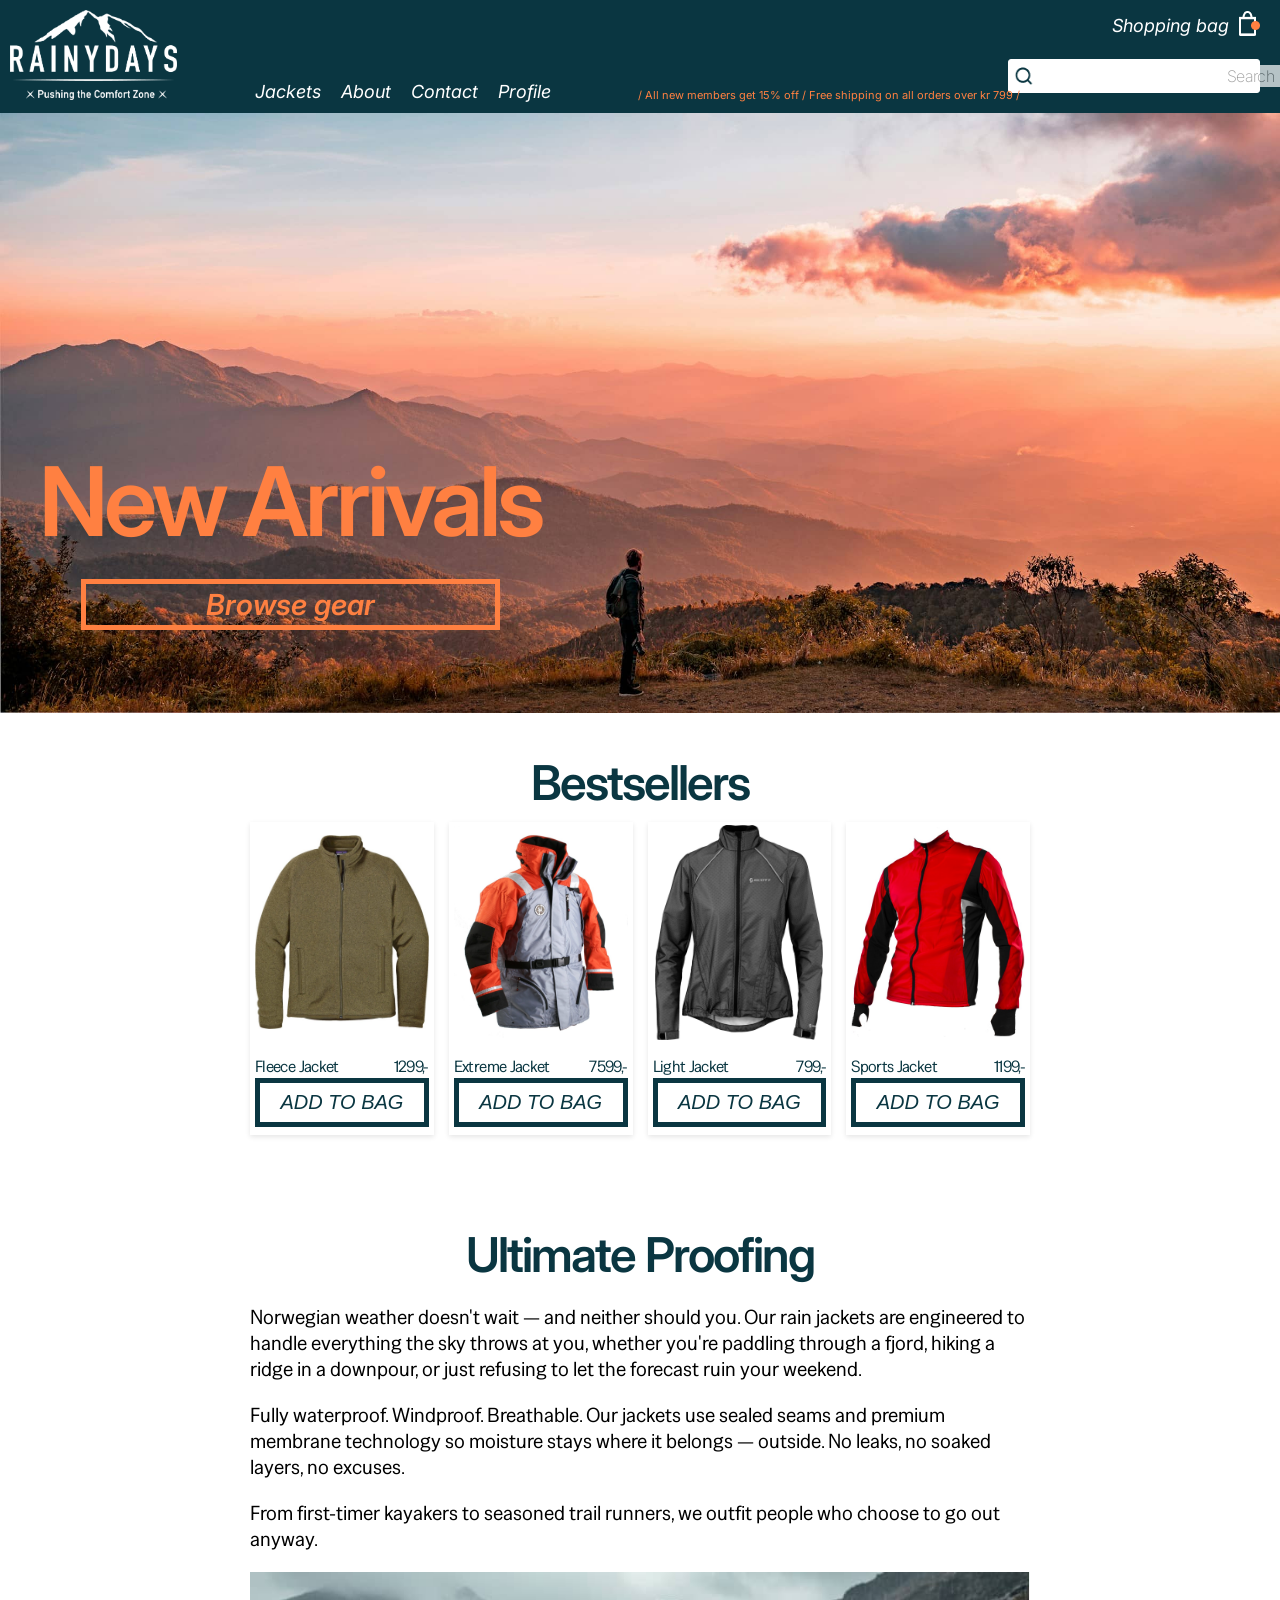
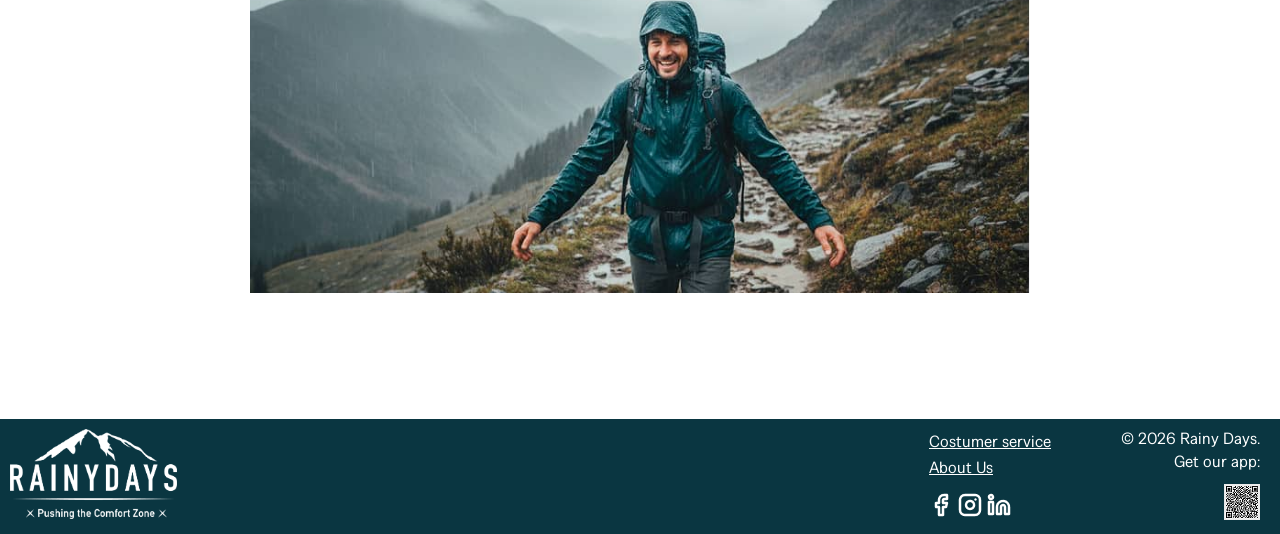
<file: index.html>
<!doctype html>
<html lang="en">
  <head>
    <meta charset="UTF-8" />
    <meta name="viewport" content="width=device-width, initial-scale=1.0" />
    <meta
      name="description"
      content="Your go-to source for all outdoor activities"
    />
    <link rel="preconnect" href="https://fonts.googleapis.com" />
    <link rel="preconnect" href="https://fonts.gstatic.com" crossorigin />
    <link
      href="https://fonts.googleapis.com/css2?family=Inter:ital,opsz,wght@0,14..32,100..900;1,14..32,100..900&family=Special+Gothic:wdth,wght@75..125,400..700&display=swap"
      rel="stylesheet"
    />
    <link rel="stylesheet" href="style.css" />
    <title>Rainy Days - Home</title>
  </head>
  <body>
    <nav>
      <div class="nav-left">
        <a href="index.html" class="logo" aria-label="Back to homepage">
          <img src="images/RainyDays_Logo.png" alt="Rainy Days Logo" />
        </a>
      </div>
      <input type="checkbox" id="nav-toggle" class="nav-toggle" />
      <div class="nav-middleleft">
        <ul>
          <li><a href="./products.html" class="nav-link">Jackets</a></li>
          <li><a href="coming-soon.html" class="nav-link">About</a></li>
          <li><a href="./coming-soon.html" class="nav-link">Contact</a></li>
          <li><a href="./coming-soon.html" class="nav-link">Profile</a></li>
        </ul>
      </div>
      <div class="nav-middleright">
        <p>
          / All new members get 15% off / Free shipping on all orders over kr
          799 /
        </p>
      </div>
      <div class="nav-right">
        <div class="shopping-cart-link">
          <a href="cart.html" class="nav-link"> Shopping bag </a>
          <a href="cart.html" aria-label="Go to Shopping Bag">
            <img src="images/shopping.png" alt="Shopping Bag Icon" />
          </a>
        </div>
        <form class="search" role="search">
          <img src="images/search.png" alt="Search Icon" />
          <input
            type="search"
            placeholder="Search"
            aria-label="Search the website"
          />
        </form>
        <label for="nav-toggle" class="hamburger">
          <span></span>
          <span></span>
          <span></span>
        </label>
      </div>
    </nav>
    <header>
      <div>
        <p class="display-heading">New Arrivals</p>
        <a href="products.html" class="cta-hero">Browse gear</a>
      </div>
    </header>
    <main>
      <section>
        <h1>Bestsellers</h1>
        <div class="carousel-container">
          <article class="product-card">
            <a href="fleece-jacket.html">
              <img src="images/RainyDays_Jacket7.jpg" alt="Fleece Jacket" />
              <div class="name-price">
                <p>Fleece Jacket</p>
                <p>1299,-</p>
              </div>
            </a>
            <button type="button" class="cta">ADD TO BAG</button>
          </article>
          <article class="product-card">
            <a href="coming-soon.html">
              <img src="images/RainyDays_Jacket1.jpg" alt="Ekstreme Jacket" />
              <div class="name-price">
                <p>Extreme Jacket</p>
                <p>7599,-</p>
              </div>
            </a>
            <button type="button" class="cta">ADD TO BAG</button>
          </article>
          <article class="product-card">
            <a href="coming-soon.html">
              <img src="images/RainyDays_Jacket2.jpg" alt="Light Jacket" />
              <div class="name-price">
                <p>Light Jacket</p>
                <p>799,-</p>
              </div>
            </a>
            <button type="button" class="cta">ADD TO BAG</button>
          </article>
          <article class="product-card">
            <a href="coming-soon.html">
              <img src="images/RainyDays_Jacket3.jpg" alt="Sports Jacket" />
              <div class="name-price">
                <p>Sports Jacket</p>
                <p>1199,-</p>
              </div>
            </a>
            <button type="button" class="cta">ADD TO BAG</button>
          </article>
        </div>
      </section>
      <section>
        <h1>Ultimate Proofing</h1>
        <div class="text">
          <p>Norwegian weather doesn't wait — and neither should you. Our rain
          jackets are engineered to handle everything the sky throws at you,
          whether you're paddling through a fjord, hiking a ridge in a downpour,
          or just refusing to let the forecast ruin your weekend.</p>
          <p>Fully waterproof. Windproof. Breathable. Our jackets use sealed seams
          and premium membrane technology so moisture stays where it belongs —
          outside. No leaks, no soaked layers, no excuses.</p>
          <p>From first-timer kayakers to seasoned trail runners, we outfit people
          who choose to go out anyway.</p>
        </div>
        <img
        class="story-image"
        src="images/ultimate-proofing.jpg"
        alt="Walking happy in the rain with good rain jackets"/>
      </section>
    </main>
    <footer>
      <div class="footer-right">
        <a href="index.html" class="logo">
          <img src="images/RainyDays_Logo.png" alt="Rainy Days Logo" />
        </a>
      </div>
      <div class="footer-middle">
        <a href="coming-soon.html">Costumer service</a>
        <a href="coming-soon.html">About Us</a>
        <div class="social-media">
          <a href="https://facebook.com" target="_blank" rel="noopener">
            <img src="images/facebook.png" alt="Facebook Icon" />
          </a>
          <a href="https://instagram.com" target="_blank" rel="noopener">
            <img src="images/instagram.png" alt="Instagram Icon" />
          </a>
          <a href="https://linkedin.com" target="_blank" rel="noopener">
            <img src="images/linkedin.png" alt="LinkedIn Icon" />
          </a>
        </div>
      </div>
      <div class="footer-left">
        <p>© 2026 Rainy Days.</p>
        <p>Get our app:</p>
        <a href="https://play.google.com/" target="_blank" rel="noopener">
          <img src="images/QR-code.png" alt="QR Code Icon" />
        </a>
      </div>
    </footer>
  </body>
</html>
</file>
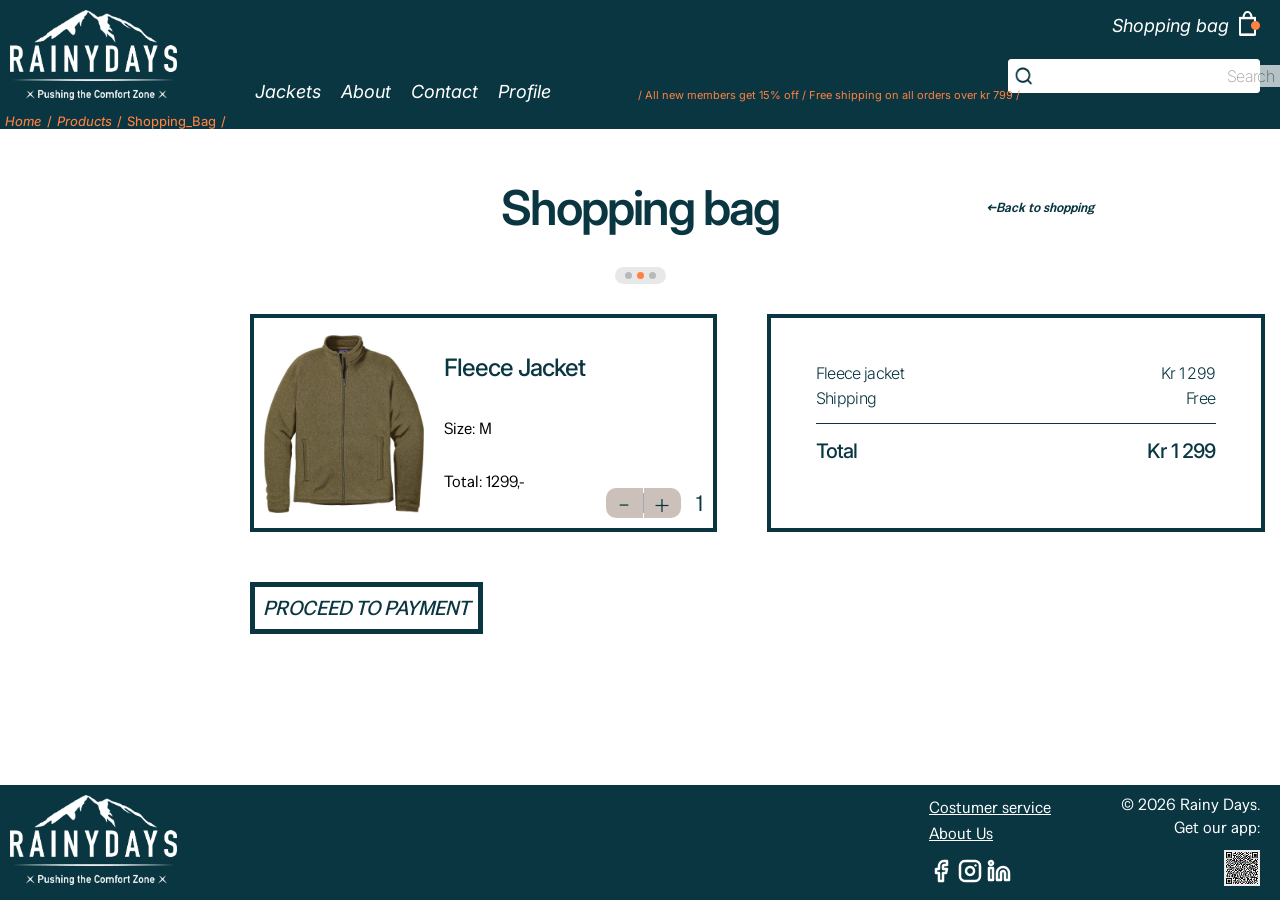
<file: cart.html>
<!doctype html>
<html lang="en">
  <head>
    <meta charset="UTF-8" />
    <meta name="viewport" content="width=device-width, initial-scale=1.0" />
    <meta
      name="description"
      content="Shopping bag for Rainy Days, your go-to source for all outdoor activities"
    />
    <link rel="preconnect" href="https://fonts.googleapis.com" />
    <link rel="preconnect" href="https://fonts.gstatic.com" crossorigin />
    <link
      href="https://fonts.googleapis.com/css2?family=Inter:ital,opsz,wght@0,14..32,100..900;1,14..32,100..900&family=Special+Gothic:wdth,wght@75..125,400..700&display=swap"
      rel="stylesheet"
    />
    <link rel="stylesheet" href="style.css" />
    <title>Shopping bag</title>
  </head>
  <body>
    <nav>
      <div class="nav-left">
        <a href="index.html" class="logo" aria-label="Back to homepage">
          <img src="images/RainyDays_Logo.png" alt="Rainy Days Logo" />
        </a>
      </div>
      <input type="checkbox" id="nav-toggle" class="nav-toggle" />
      <div class="nav-middleleft">
        <ul>
          <li><a href="./products.html" class="nav-link">Jackets</a></li>
          <li><a href="coming-soon.html" class="nav-link">About</a></li>
          <li><a href="./coming-soon.html" class="nav-link">Contact</a></li>
          <li><a href="./coming-soon.html" class="nav-link">Profile</a></li>
        </ul>
      </div>
      <div class="nav-middleright">
        <p>
          / All new members get 15% off / Free shipping on all orders over kr
          799 /
        </p>
      </div>
      <div class="nav-right">
        <div class="shopping-cart-link">
          <a href="cart.html" class="nav-link"> Shopping bag </a>
          <a href="cart.html" aria-label="Go to Shopping Bag">
            <img src="images/shopping.png" alt="Shopping Bag Icon" />
          </a>
        </div>
        <form class="search" role="search">
          <img src="images/search.png" alt="Search Icon" />
          <input
            type="search"
            placeholder="Search"
            aria-label="Search the website"
          />
        </form>
        <label for="nav-toggle" class="hamburger">
          <span></span>
          <span></span>
          <span></span>
        </label>
      </div>
      <div class="breadcrumbs">
        <a href="index.html">Home</a> / <a href="products.html">Products</a> /
        <span>Shopping_Bag</span>/
      </div>
    </nav>

    <main>
      <a href="fleece-jacket.html" class="back-link">←Back to shopping</a>
      <h1>Shopping bag</h1>
      <div class="progress">
        <span class="dot"></span>
        <span class="dot active"></span>
        <span class="dot"></span>
      </div>
      <div class="cart-content">
        <article class="summary">
          <a href="fleece-jacket.html">
            <img src="images/RainyDays_Jacket7.jpg" alt="Fleece Jacket" />
          </a>
          <div class="summary-content">
            <h2>Fleece Jacket</h2>
            <p>Size: M</p>
            <p>Total: 1299,-</p>
          </div>
          <div class="quantity">
            <button type="button" class="quantity-btn">-</button>
            <div class="divider"></div>
            <button type="button" class="quantity-btn">+</button>
            <span class="quantity-count">1</span>
          </div>
        </article>
        <div class="total">
          <p>Fleece jacket</p>
          <p class="price">Kr 1 299</p>
          <p>Shipping</p>
          <p class="price">Free</p>
          <div class="divider-total"></div>
          <h3>Total</h3>
          <h3 class="price">Kr 1 299</h3>
        </div>
        <a href="checkout.html" class="cta">PROCEED TO PAYMENT</a>
      </div>
    </main>
    <footer>
      <div class="footer-right">
        <a href="index.html" class="logo">
          <img src="images/RainyDays_Logo.png" alt="Rainy Days Logo" />
        </a>
      </div>
      <div class="footer-middle">
        <a href="coming-soon.html">Costumer service</a>
        <a href="coming-soon.html">About Us</a>
        <div class="social-media">
          <a href="https://facebook.com" target="_blank" rel="noopener">
            <img src="images/facebook.png" alt="Facebook Icon" />
          </a>
          <a href="https://instagram.com" target="_blank" rel="noopener">
            <img src="images/instagram.png" alt="Instagram Icon" />
          </a>
          <a href="https://linkedin.com" target="_blank" rel="noopener">
            <img src="images/linkedin.png" alt="LinkedIn Icon" />
          </a>
        </div>
      </div>
      <div class="footer-left">
        <p>© 2026 Rainy Days.</p>
        <p>Get our app:</p>
        <a href="https://play.google.com/" target="_blank" rel="noopener">
          <img src="images/QR-code.png" alt="QR Code Icon" />
        </a>
      </div>
    </footer>
  </body>
</html>
</file>
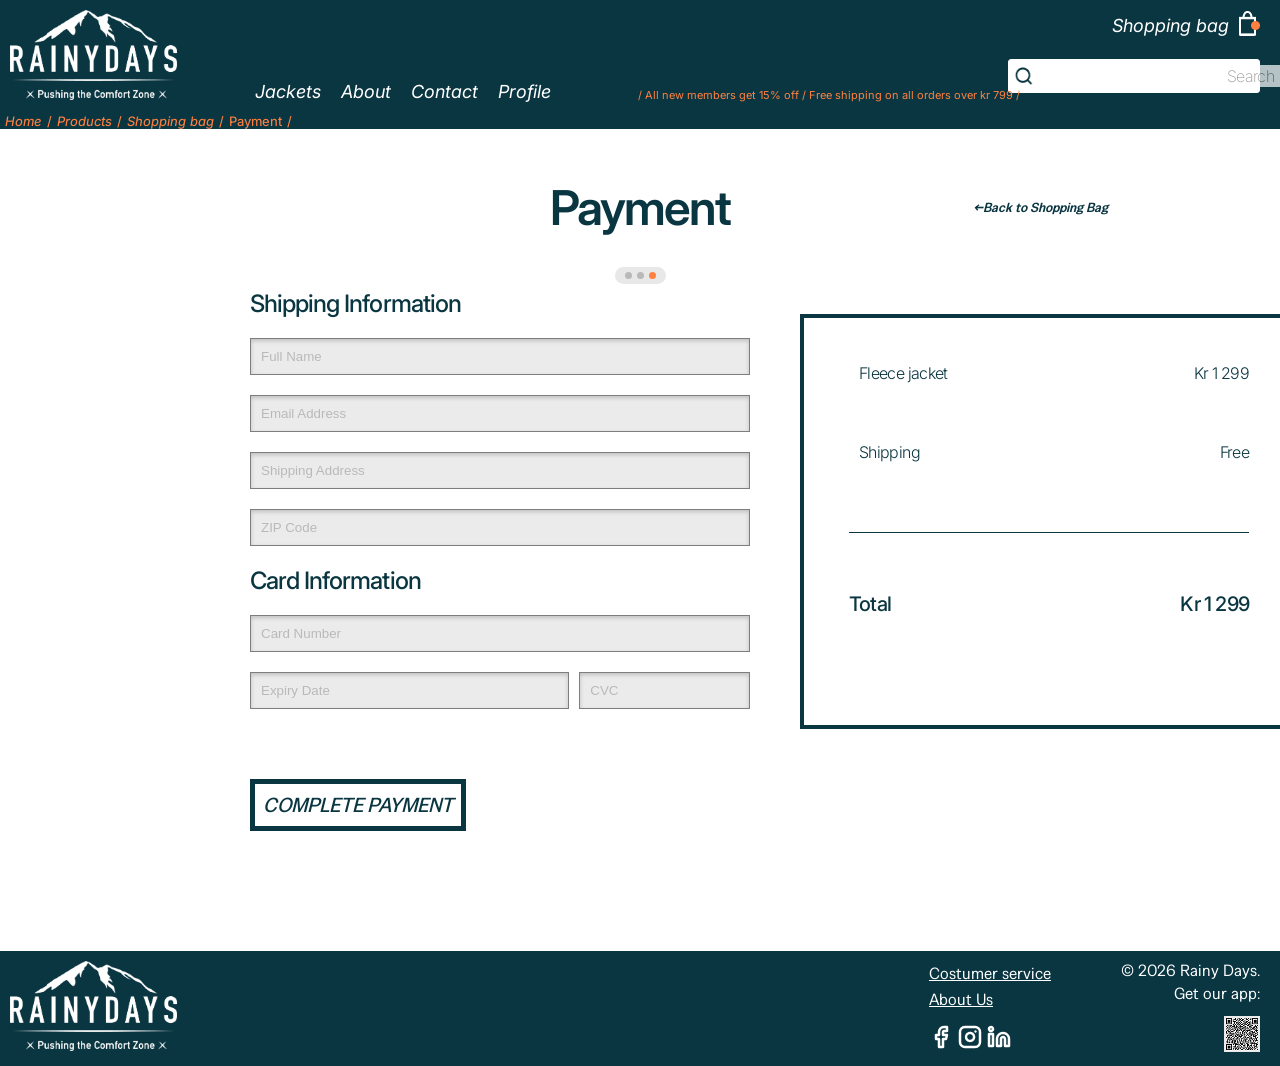
<file: checkout.html>
<!doctype html>
<html lang="en">
  <head>
    <meta charset="UTF-8" />
    <meta name="viewport" content="width=device-width, initial-scale=1.0" />
    <meta name="description" content="Payment" />
    <link rel="preconnect" href="https://fonts.googleapis.com" />
    <link rel="preconnect" href="https://fonts.gstatic.com" crossorigin />
    <link
      href="https://fonts.googleapis.com/css2?family=Inter:ital,opsz,wght@0,14..32,100..900;1,14..32,100..900&family=Special+Gothic:wdth,wght@75..125,400..700&display=swap"
      rel="stylesheet"
    />
    <link rel="stylesheet" href="style.css" />
    <title>Payment</title>
  </head>
  <body>
    <nav>
      <div class="nav-left">
        <a href="index.html" class="logo" aria-label="Back to homepage">
          <img src="images/RainyDays_Logo.png" alt="Rainy Days Logo" />
        </a>
      </div>
      <input type="checkbox" id="nav-toggle" class="nav-toggle" />

      <div class="nav-middleleft">
        <ul>
          <li><a href="./products.html" class="nav-link">Jackets</a></li>
          <li><a href="coming-soon.html" class="nav-link">About</a></li>
          <li><a href="./coming-soon.html" class="nav-link">Contact</a></li>
          <li><a href="./coming-soon.html" class="nav-link">Profile</a></li>
        </ul>
      </div>
      <div class="nav-middleright">
        <p>
          / All new members get 15% off / Free shipping on all orders over kr
          799 /
        </p>
      </div>
      <div class="nav-right">
        <div class="shopping-cart-link">
          <a href="cart.html" class="nav-link"> Shopping bag </a>
          <a href="cart.html" aria-label="Go to Shopping Bag">
            <img src="images/shopping.png" alt="Shopping Bag Icon" />
          </a>
        </div>
        <form class="search" role="search">
          <img src="images/search.png" alt="Search Icon" />
          <input
            type="search"
            placeholder="Search"
            aria-label="Search the website"
          />
        </form>
        <label for="nav-toggle" class="hamburger">
          <span></span>
          <span></span>
          <span></span>
        </label>
      </div>
      <div class="breadcrumbs">
        <a href="index.html">Home</a> / <a href="products.html">Products</a> /
        <a href="cart.html">Shopping bag</a> / <span>Payment</span> /
      </div>
    </nav>
    <main>
      <a href="cart.html" class="back-link">←Back to Shopping Bag</a>
      <h1>Payment</h1>
      <div class="progress">
        <span class="dot"></span>
        <span class="dot"></span>
        <span class="dot active"></span>
      </div>
      <div class="checkout-content">
        <form action="thank-you.html" method="get" class="payment-form">
          <div class="shipping-form">
            <h2>Shipping Information</h2>
            <input
              type="text"
              name="name"
              id="name"
              placeholder="Full Name"
              required
              aria-label="Full Name"
            />
            <input
              type="email"
              name="email"
              id="email"
              placeholder="Email Address"
              required
              aria-label="Email Address"
            />
            <input
              type="text"
              name="adress"
              id="adress"
              placeholder="Shipping Address"
              required
              aria-label="Shipping Address"
            />
            <input
              type="text"
              name="zip"
              id="zip"
              placeholder="ZIP Code"
              required
              aria-label="ZIP Code"
            />
          </div>
          <div class="card-form">
            <h2>Card Information</h2>
            <input
              type="text"
              id="card-number"
              name="card-number"
              required
              placeholder="Card Number"
              aria-label="Card number"
            />
            <div class="card-row">
              <input
                type="text"
                id="expiry-date"
                name="expiry-date"
                placeholder="Expiry Date"
                required
                aria-label="Expiry date"
              />
              <input
                type="text"
                id="cvc"
                name="cvc"
                placeholder="CVC"
                required
                aria-label="CVC"
              />
            </div>
          </div>
        </form>
        <div class="total">
          <p>Fleece jacket</p>
          <p class="price">Kr 1 299</p>
          <p>Shipping</p>
          <p class="price">Free</p>
          <div class="divider-total"></div>
          <h3>Total</h3>
          <h3 class="price">Kr 1 299</h3>
        </div>
        <a href="thank-you.html" class="cta">COMPLETE PAYMENT</a>
      </div>
    </main>
    <footer>
      <div class="footer-right">
        <a href="index.html" class="logo">
          <img src="images/RainyDays_Logo.png" alt="Rainy Days Logo" />
        </a>
      </div>
      <div class="footer-middle">
        <a href="coming-soon.html">Costumer service</a>
        <a href="coming-soon.html">About Us</a>
        <div class="social-media">
          <a href="https://facebook.com" target="_blank" rel="noopener">
            <img src="images/facebook.png" alt="Facebook Icon" />
          </a>
          <a href="https://instagram.com" target="_blank" rel="noopener">
            <img src="images/instagram.png" alt="Instagram Icon" />
          </a>
          <a href="https://linkedin.com" target="_blank" rel="noopener">
            <img src="images/linkedin.png" alt="LinkedIn Icon" />
          </a>
        </div>
      </div>
      <div class="footer-left">
        <p>© 2026 Rainy Days.</p>
        <p>Get our app:</p>
        <a href="https://play.google.com/" target="_blank" rel="noopener">
          <img src="images/QR-code.png" alt="QR Code for App" />
        </a>
      </div>
    </footer>
  </body>
</html>
</file>
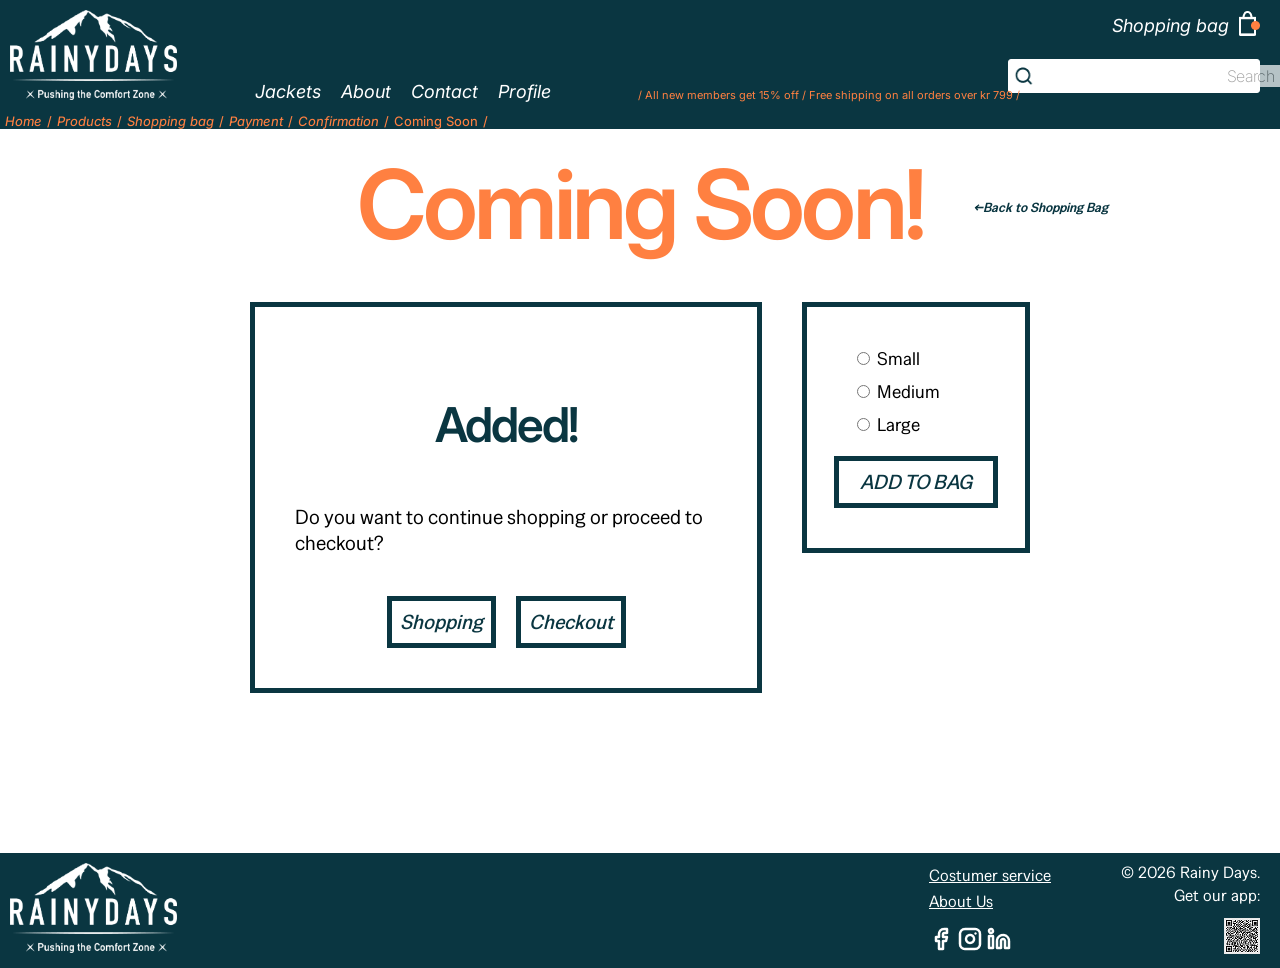
<file: coming-soon.html>
<!doctype html>
<html lang="en">
  <head>
    <meta charset="UTF-8" />
    <meta name="viewport" content="width=device-width, initial-scale=1.0" />
    <meta
      name="description"
      content="Your go-to source for all outdoor activities"
    />
    <link rel="preconnect" href="https://fonts.googleapis.com" />
    <link rel="preconnect" href="https://fonts.gstatic.com" crossorigin />
    <link
      href="https://fonts.googleapis.com/css2?family=Inter:ital,opsz,wght@0,14..32,100..900;1,14..32,100..900&family=Special+Gothic:wdth,wght@75..125,400..700&display=swap"
      rel="stylesheet"
    />
    <link rel="stylesheet" href="style.css" />
    <title>Coming Soon</title>
  </head>
  <body>
    <nav>
      <div class="nav-left">
        <a href="index.html" class="logo" aria-label="Back to homepage">
          <img src="images/RainyDays_Logo.png" alt="Rainy Days Logo" />
        </a>
      </div>
      <input type="checkbox" id="nav-toggle" class="nav-toggle" />

      <div class="nav-middleleft">
        <ul>
          <li><a href="./products.html" class="nav-link">Jackets</a></li>
          <li><a href="coming-soon.html" class="nav-link">About</a></li>
          <li><a href="./coming-soon.html" class="nav-link">Contact</a></li>
          <li><a href="./coming-soon.html" class="nav-link">Profile</a></li>
        </ul>
      </div>
      <div class="nav-middleright">
        <p>
          / All new members get 15% off / Free shipping on all orders over kr
          799 /
        </p>
      </div>
      <div class="nav-right">
        <div class="shopping-cart-link">
          <a href="cart.html" class="nav-link"> Shopping bag </a>
          <a href="cart.html" aria-label="Go to Shopping Bag">
            <img src="images/shopping.png" alt="Shopping Bag Icon" />
          </a>
        </div>
        <form class="search" role="search">
          <img src="images/search.png" alt="Search Icon" />
          <input
            type="search"
            placeholder="Search"
            aria-label="Search the website"
          />
        </form>
        <label for="nav-toggle" class="hamburger">
          <span></span>
          <span></span>
          <span></span>
        </label>
      </div>
      <div class="breadcrumbs">
        <a href="index.html">Home</a> / <a href="products.html">Products</a> /
        <a href="cart.html">Shopping bag</a> /
        <a href="checkout.html">Payment</a> /
        <a href="thank-you.html">Confirmation</a> / <span>Coming Soon</span> /
      </div>
    </nav>
    <main>
      <a href="cart.html" class="back-link">←Back to Shopping Bag</a>
      <p class="display-heading">Coming Soon!</p>
      <section class="overlays">
        <article class="overlay-card">
        <h1>Added!</h1>
        <p>Do you want to continue shopping or proceed to checkout?</p>
        <div class="overlay-buttons">
        <a href="products.html" class="cta">Shopping</a>
        <a href="cart.html" class="cta">Checkout</a>
        </div>
        </article>
        <article class="overlay-card overlay-size">
        <div class="size-options">
          <label><input type="radio" name="size" /> Small</label>
          <label><input type="radio" name="size" /> Medium</label>
          <label><input type="radio" name="size" /> Large</label>
        </div>
        <a class="cta overlay-cta">ADD TO BAG</a>
        </article>
      </section>
    </main>
    <footer>
      <div class="footer-right">
        <a href="index.html" class="logo">
          <img src="images/RainyDays_Logo.png" alt="Rainy Days Logo" />
        </a>
      </div>
      <div class="footer-middle">
        <a href="coming-soon.html">Costumer service</a>
        <a href="coming-soon.html">About Us</a>
        <div class="social-media">
          <a href="https://facebook.com" target="_blank" rel="noopener">
            <img src="images/facebook.png" alt="Facebook Icon" />
          </a>
          <a href="https://instagram.com" target="_blank" rel="noopener">
            <img src="images/instagram.png" alt="Instagram Icon" />
          </a>
          <a href="https://linkedin.com" target="_blank" rel="noopener">
            <img src="images/linkedin.png" alt="LinkedIn Icon" />
          </a>
        </div>
      </div>
      <div class="footer-left">
        <p>© 2026 Rainy Days.</p>
        <p>Get our app:</p>
        <a href="https://play.google.com/" target="_blank" rel="noopener">
          <img src="images/QR-code.png" alt="QR Code Icon" />
        </a>
      </div>
    </footer>
  </body>
</html>
</file>
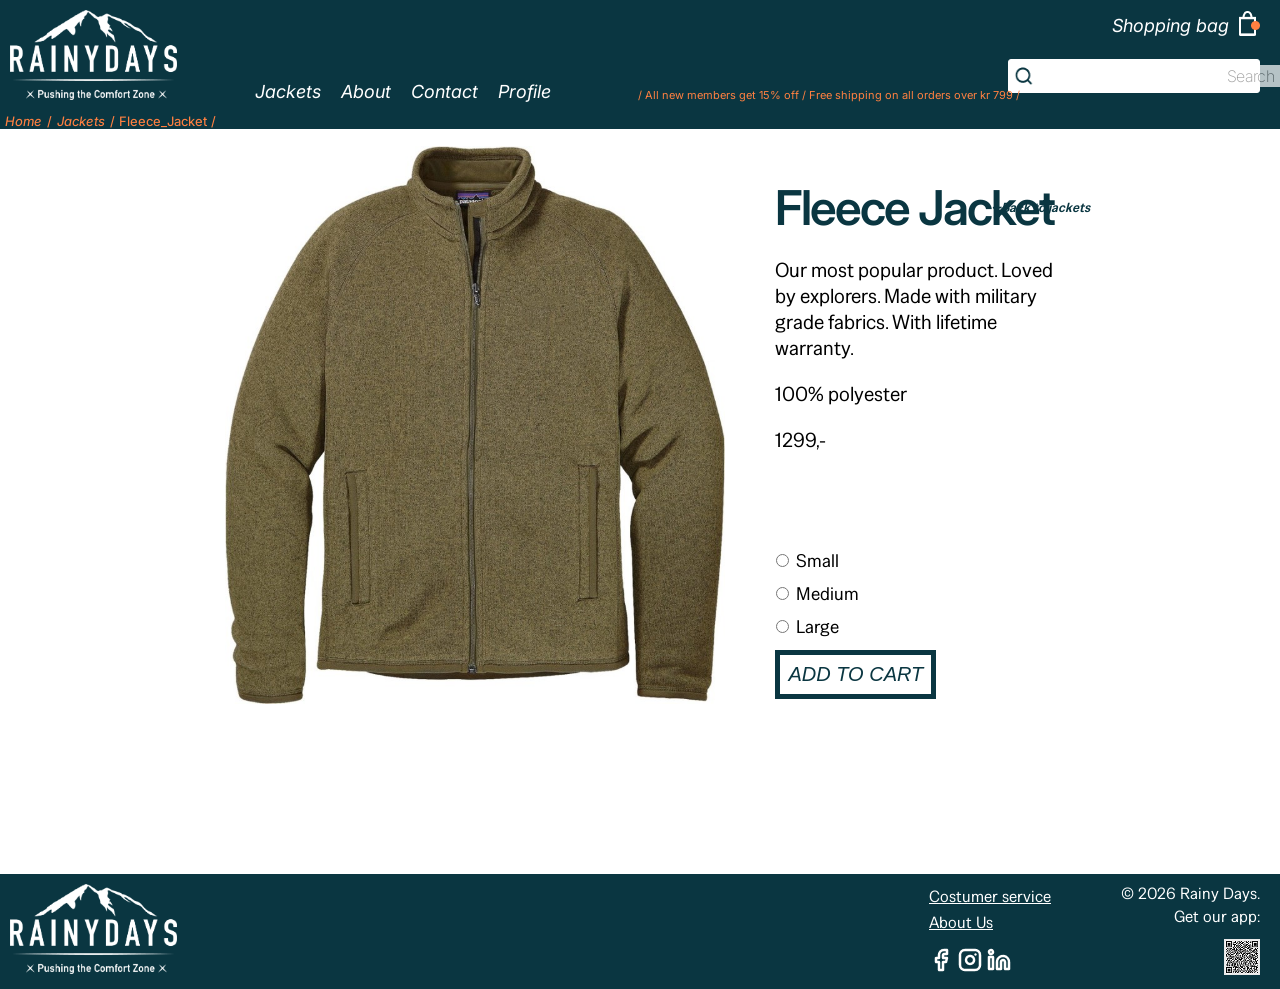
<file: fleece-jacket.html>
<!doctype html>
<html lang="en">
  <head>
    <meta charset="UTF-8" />
    <meta name="viewport" content="width=device-width, initial-scale=1.0" />
    <meta
      name="description"
      content="Our besteselleing, military grade Fleece Jacket"
    />
    <link rel="preconnect" href="https://fonts.googleapis.com" />
    <link rel="preconnect" href="https://fonts.gstatic.com" crossorigin />
    <link
      href="https://fonts.googleapis.com/css2?family=Inter:ital,opsz,wght@0,14..32,100..900;1,14..32,100..900&family=Special+Gothic:wdth,wght@75..125,400..700&display=swap"
      rel="stylesheet"
    />
    <link rel="stylesheet" href="style.css" />
    <title>Fleece Jacket</title>
  </head>
  <body>
    <nav>
      <div class="nav-left">
        <a href="index.html" class="logo" aria-label="Back to homepage">
          <img src="images/RainyDays_Logo.png" alt="Rainy Days Logo" />
        </a>
      </div>
      <input type="checkbox" id="nav-toggle" class="nav-toggle" />

      <div class="nav-middleleft">
        <ul>
          <li><a href="./products.html" class="nav-link">Jackets</a></li>
          <li><a href="coming-soon.html" class="nav-link">About</a></li>
          <li><a href="./coming-soon.html" class="nav-link">Contact</a></li>
          <li><a href="./coming-soon.html" class="nav-link">Profile</a></li>
        </ul>
      </div>
      <div class="nav-middleright">
        <p>
          / All new members get 15% off / Free shipping on all orders over kr
          799 /
        </p>
      </div>
      <div class="nav-right">
        <div class="shopping-cart-link">
          <a href="cart.html" class="nav-link"> Shopping bag </a>
          <a href="cart.html" aria-label="Go to Shopping Bag">
            <img src="images/shopping.png" alt="Shopping Bag Icon" />
          </a>
        </div>
        <form class="search" role="search">
          <img src="images/search.png" alt="Search Icon" />
          <input
            type="search"
            placeholder="Search"
            aria-label="Search the website"
          />
        </form>
        <label for="nav-toggle" class="hamburger">
          <span></span>
          <span></span>
          <span></span>
        </label>
      </div>
      <div class="breadcrumbs">
        <a href="index.html">Home</a> / <a href="products.html">Jackets</a> /
        Fleece_Jacket /
      </div>
    </nav>
    <main>
      <a href="products.html" class="back-link">←Back to jackets</a>
      <div class="product-container">
        <img
          src="images/RainyDays_Jacket7.jpg"
          alt="Fleece Jacket"
          class="product-image"
        />
        <div class="product-details">
          <h1>Fleece Jacket</h1>
          <p>
            Our most popular product. Loved by explorers. Made with military
            grade fabrics. With lifetime warranty.
          </p>
          <p>100% polyester</p>
          <p class="price">1299,-</p>
          <fieldset class="size-options">
            <div>
              <input type="radio" id="small" name="size" value="small" />
              <label for="small">Small</label>
            </div>
            <div>
              <input type="radio" id="medium" name="size" value="medium" />
              <label for="medium">Medium</label>
            </div>
            <div>
              <input type="radio" id="large" name="size" value="large" />
              <label for="large">Large</label>
            </div>
          </fieldset>
          <button type="button" class="cta">ADD TO CART</button>
        </div>
      </div>
    </main>
    <footer>
      <div class="footer-right">
        <a href="index.html" class="logo">
          <img src="images/RainyDays_Logo.png" alt="Rainy Days Logo" />
        </a>
      </div>
      <div class="footer-middle">
        <a href="coming-soon.html">Costumer service</a>
        <a href="coming-soon.html">About Us</a>
        <div class="social-media">
          <a href="https://facebook.com" target="_blank" rel="noopener">
            <img src="images/facebook.png" alt="Facebook Icon" />
          </a>
          <a href="https://instagram.com" target="_blank" rel="noopener">
            <img src="images/instagram.png" alt="Instagram Icon" />
          </a>
          <a href="https://linkedin.com" target="_blank" rel="noopener">
            <img src="images/linkedin.png" alt="LinkedIn Icon" />
          </a>
        </div>
      </div>
      <div class="footer-left">
        <p>© 2026 Rainy Days.</p>
        <p>Get our app:</p>
        <a href="https://play.google.com/" target="_blank" rel="noopener">
          <img src="images/QR-code.png" alt="QR Code Icon" />
        </a>
      </div>
    </footer>
  </body>
</html>
</file>
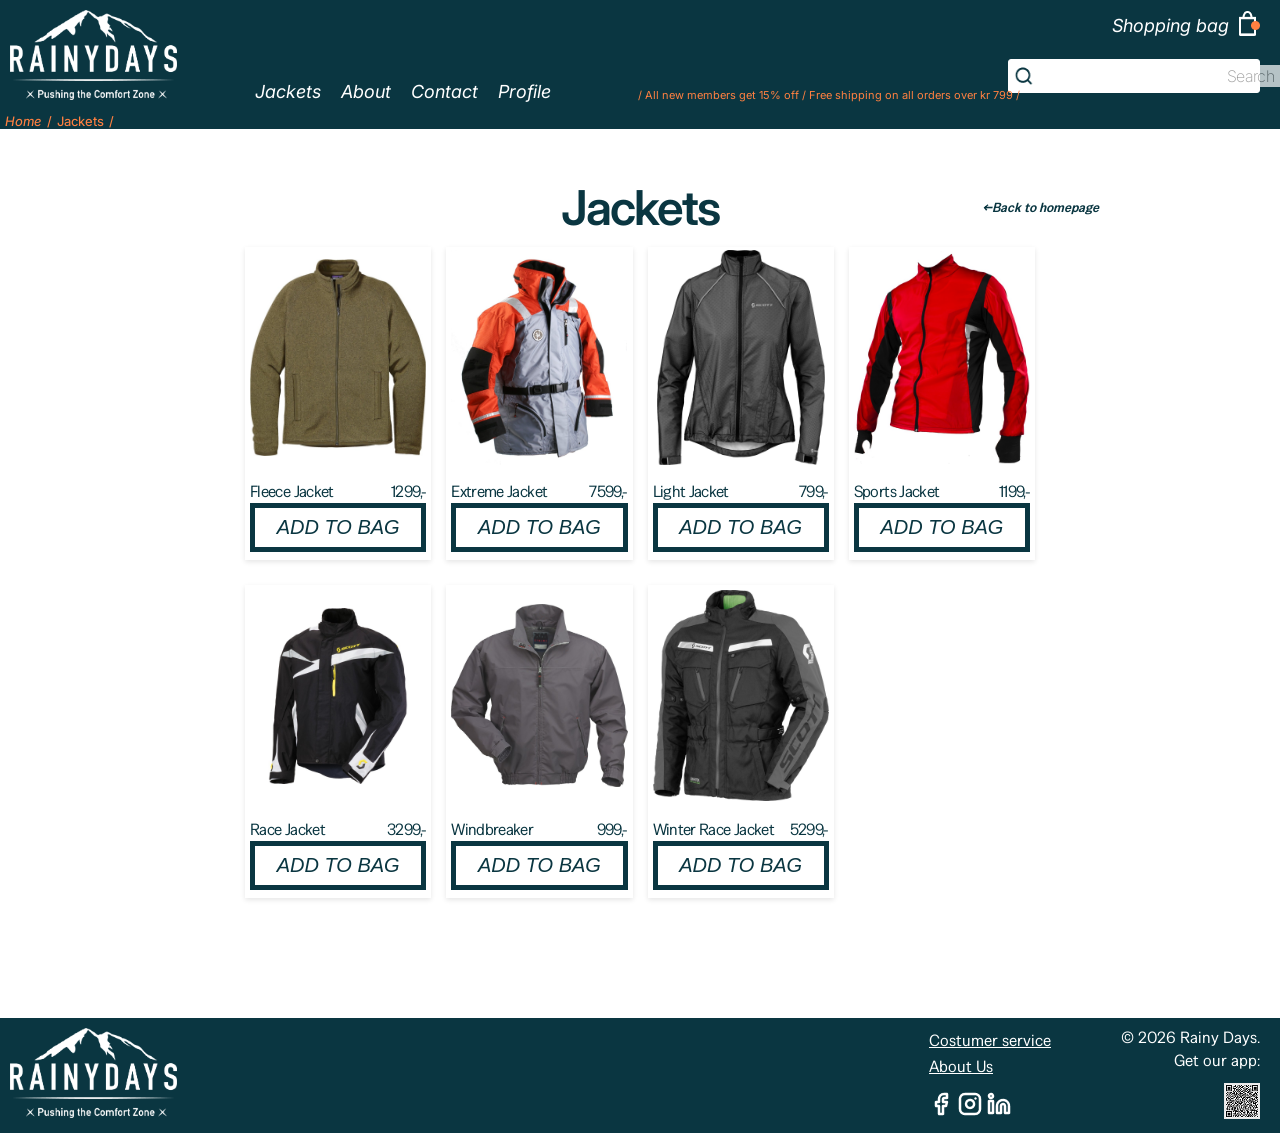
<file: products.html>
<!doctype html>
<html lang="en">
  <head>
    <meta charset="UTF-8" />
    <meta name="viewport" content="width=device-width, initial-scale=1.0" />
    <meta
      name="description"
      content="All top quality jackets for all your outdoor needs"
    />
    <link rel="preconnect" href="https://fonts.googleapis.com" />
    <link rel="preconnect" href="https://fonts.gstatic.com" crossorigin />
    <link
      href="https://fonts.googleapis.com/css2?family=Inter:ital,opsz,wght@0,14..32,100..900;1,14..32,100..900&family=Special+Gothic:wdth,wght@75..125,400..700&display=swap"
      rel="stylesheet"
    />
    <link rel="stylesheet" href="style.css" />
    <title>Jackets</title>
  </head>
  <body>
    <nav>
      <div class="nav-left">
        <a href="index.html" class="logo" aria-label="Back to homepage">
          <img src="images/RainyDays_Logo.png" alt="Rainy Days Logo" />
        </a>
      </div>
      <input type="checkbox" id="nav-toggle" class="nav-toggle" />

      <div class="nav-middleleft">
        <ul>
          <li><a href="./products.html" class="nav-link">Jackets</a></li>
          <li><a href="coming-soon.html" class="nav-link">About</a></li>
          <li><a href="./coming-soon.html" class="nav-link">Contact</a></li>
          <li><a href="./coming-soon.html" class="nav-link">Profile</a></li>
        </ul>
      </div>
      <div class="nav-middleright">
        <p>
          / All new members get 15% off / Free shipping on all orders over kr
          799 /
        </p>
      </div>
      <div class="nav-right">
        <div class="shopping-cart-link">
          <a href="cart.html" class="nav-link"> Shopping bag </a>
          <a href="cart.html" aria-label="Go to Shopping Bag">
            <img src="images/shopping.png" alt="Shopping Bag Icon" />
          </a>
        </div>
        <form class="search" role="search">
          <img src="images/search.png" alt="Search Icon" />
          <input
            type="search"
            placeholder="Search"
            aria-label="Search the website"
          />
        </form>
        <label for="nav-toggle" class="hamburger">
          <span></span>
          <span></span>
          <span></span>
        </label>
      </div>
      <div class="breadcrumbs">
        <a href="index.html">Home</a> / <span>Jackets</span>/
      </div>
    </nav>
    <main>
      <a href="index.html" class="back-link">←Back to homepage</a>
      <h1 class="products-title">Jackets</h1>
      <div class="product-grid">
        <article class="product-card">
          <a href="fleece-jacket.html">
            <img src="images/RainyDays_Jacket7.jpg" alt="Fleece Jacket" />
            <div class="name-price">
              <p>Fleece Jacket</p>
              <p>1299,-</p>
            </div>
          </a>
          <button type="button" class="cta">ADD TO BAG</button>
        </article>
        <article class="product-card">
          <a href="coming-soon.html">
            <img src="images/RainyDays_Jacket1.jpg" alt="Ekstreme Jacket" />
            <div class="name-price">
              <p>Extreme Jacket</p>
              <p>7599,-</p>
            </div>
          </a>
          <button type="button" class="cta">ADD TO BAG</button>
        </article>
        <article class="product-card">
          <a href="coming-soon.html">
            <img src="images/RainyDays_Jacket2.jpg" alt="Light Jacket" />
            <div class="name-price">
              <p>Light Jacket</p>
              <p>799,-</p>
            </div>
          </a>
          <button type="button" class="cta">ADD TO BAG</button>
        </article>
        <article class="product-card">
          <a href="coming-soon.html">
            <img src="images/RainyDays_Jacket3.jpg" alt="Sports Jacket" />
            <div class="name-price">
              <p>Sports Jacket</p>
              <p>1199,-</p>
            </div>
          </a>
          <button type="button" class="cta">ADD TO BAG</button>
        </article>
        <article class="product-card">
          <a href="coming-soon.html">
            <img src="images/RainyDays_Jacket4.jpg" alt="Race Jacket" />
            <div class="name-price">
              <p>Race Jacket</p>
              <p>3299,-</p>
            </div>
          </a>
          <button type="button" class="cta">ADD TO BAG</button>
        </article>
        <article class="product-card">
          <a href="coming-soon.html">
            <img src="images/RainyDays_Jacket5.jpg" alt="Windbreaker" />
            <div class="name-price">
              <p>Windbreaker</p>
              <p>999,-</p>
            </div>
          </a>
          <button type="button" class="cta">ADD TO BAG</button>
        </article>
        <article class="product-card">
          <a href="coming-soon.html">
            <img
              src="images/RainyDays_Jacket6.jpg"
              alt="
          Winter Race Jacket"
            />
            <div class="name-price">
              <p>Winter Race Jacket</p>
              <p>5299,-</p>
            </div>
          </a>
          <button type="button" class="cta">ADD TO BAG</button>
        </article>
      </div>
    </main>
    <footer>
      <div class="footer-right">
        <a href="index.html" class="logo">
          <img src="images/RainyDays_Logo.png" alt="Rainy Days Logo" />
        </a>
      </div>
      <div class="footer-middle">
        <a href="coming-soon.html">Costumer service</a>
        <a href="coming-soon.html">About Us</a>
        <div class="social-media">
          <a href="https://facebook.com" target="_blank" rel="noopener">
            <img src="images/facebook.png" alt="Facebook Icon" />
          </a>
          <a href="https://instagram.com" target="_blank" rel="noopener">
            <img src="images/instagram.png" alt="Instagram Icon" />
          </a>
          <a href="https://linkedin.com" target="_blank" rel="noopener">
            <img src="images/linkedin.png" alt="LinkedIn Icon" />
          </a>
        </div>
      </div>
      <div class="footer-left">
        <p>© 2026 Rainy Days.</p>
        <p>Get our app:</p>
        <a href="https://play.google.com/" target="_blank" rel="noopener">
          <img src="images/QR-code.png" alt="QR Code Icon" />
        </a>
      </div>
    </footer>
  </body>
</html>
</file>
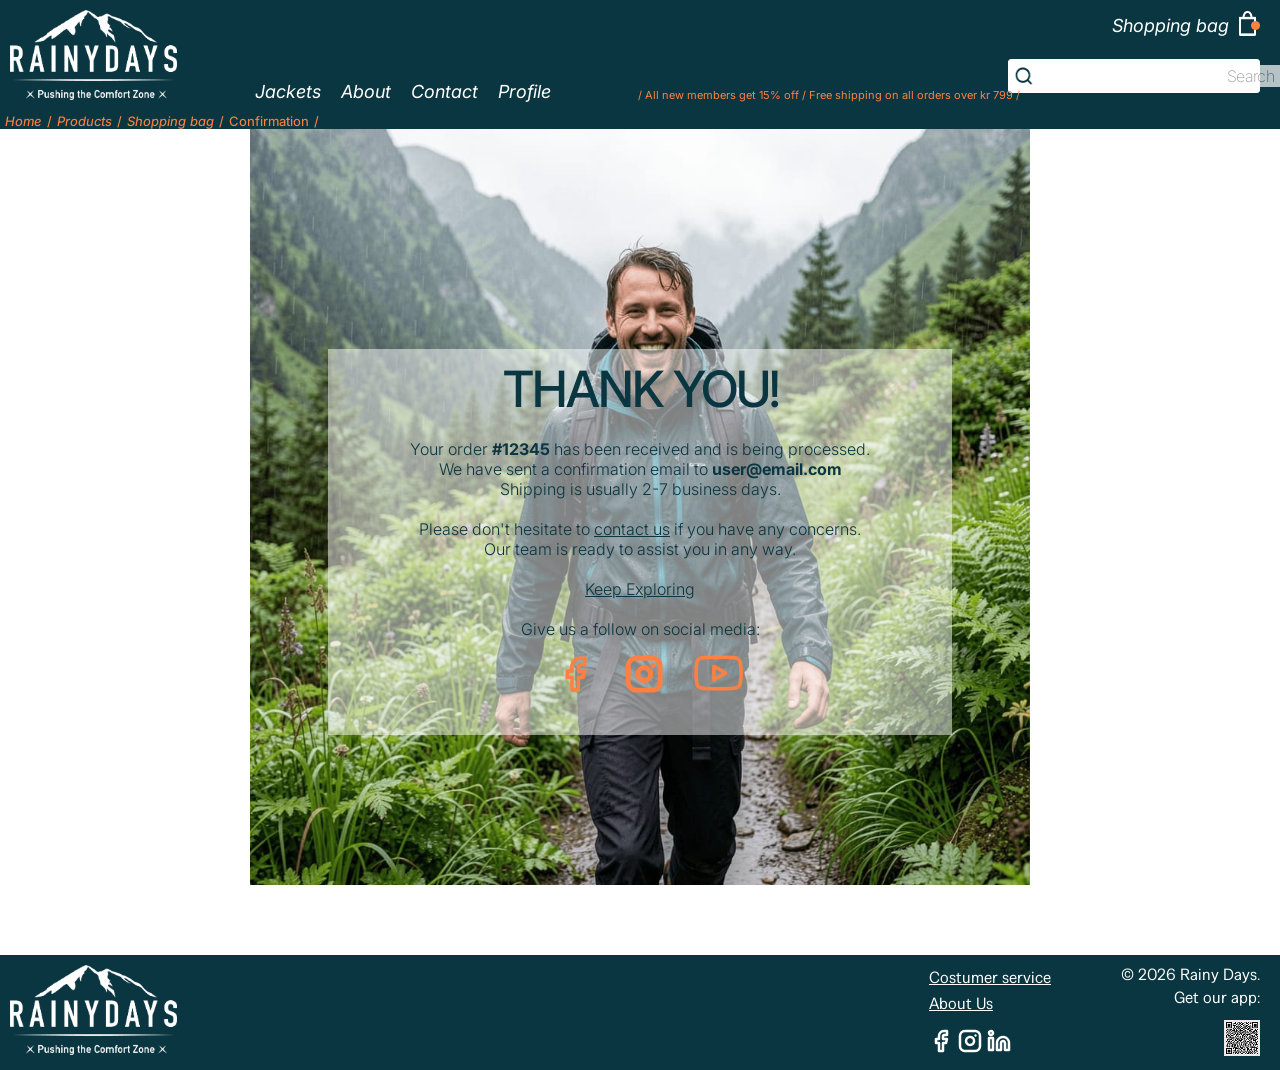
<file: thank-you.html>
<!doctype html>
<html lang="en">
  <head>
    <meta charset="UTF-8" />
    <meta name="viewport" content="width=device-width, initial-scale=1.0" />
    <meta name="description" content="Thank you for your purchase!" />
    <link rel="preconnect" href="https://fonts.googleapis.com" />
    <link rel="preconnect" href="https://fonts.gstatic.com" crossorigin />
    <link
      href="https://fonts.googleapis.com/css2?family=Inter:ital,opsz,wght@0,14..32,100..900;1,14..32,100..900&family=Special+Gothic:wdth,wght@75..125,400..700&display=swap"
      rel="stylesheet"
    />
    <link rel="stylesheet" href="style.css" />
    <title>Thank You!</title>
  </head>
  <body>
    <nav>
      <div class="nav-left">
        <a href="index.html" class="logo" aria-label="Back to homepage">
          <img src="images/RainyDays_Logo.png" alt="Rainy Days Logo" />
        </a>
      </div>
      <input type="checkbox" id="nav-toggle" class="nav-toggle" />
      <div class="nav-middleleft">
        <ul>
          <li><a href="./products.html" class="nav-link">Jackets</a></li>
          <li><a href="coming-soon.html" class="nav-link">About</a></li>
          <li><a href="./coming-soon.html" class="nav-link">Contact</a></li>
          <li><a href="./coming-soon.html" class="nav-link">Profile</a></li>
        </ul>
      </div>
      <div class="nav-middleright">
        <p>
          / All new members get 15% off / Free shipping on all orders over kr
          799 /
        </p>
      </div>
      <div class="nav-right">
        <label for="nav-toggle" class="hamburger">
          <span></span>
          <span></span>
          <span></span>
        </label>
        <div class="shopping-cart-link">
          <a href="cart.html" class="nav-link"> Shopping bag </a>
          <a href="cart.html" aria-label="Go to Shopping Bag">
            <img src="images/shopping.png" alt="Shopping Bag Icon" />
          </a>
        </div>
        <form class="search" role="search">
          <img src="images/search.png" alt="Search Icon" />
          <input
            type="search"
            placeholder="Search"
            aria-label="Search the website"
          />
        </form>
      </div>
      <div class="breadcrumbs">
        <a href="index.html">Home</a> / <a href="products.html">Products</a> /
        <a href="cart.html">Shopping bag</a> / <span>Confirmation</span> /
      </div>
    </nav>

    <main class="confirmation-main">
      <div class="confirmation-container">
        <h1>THANK YOU!</h1>
        <p>
          Your order <strong>#12345</strong> has been received and is being
          processed. <br />We have sent a confirmation email to
          <strong>user@email.com</strong> <br />Shipping is usually 2-7 business
          days.
        </p>
        <p>
          Please don't hesitate to <a href="coming-soon.html">contact us</a> if
          you have any concerns. <br />Our team is ready to assist you in any
          way.
        </p>
        <p><a href="index.html">Keep Exploring</a></p>
        <p>Give us a follow on social media:</p>
        <div class="social-media-confirmation">
          <a href="https://facebook.com" target="_blank" rel="noopener">
            <img src="images/facebook-orange.png" alt="Facebook Icon" />
          </a>
          <a href="https://instagram.com" target="_blank" rel="noopener">
            <img src="images/instagram-orange.png" alt="Instagram Icon" />
          </a>
          <a href="https://youtube.com" target="_blank" rel="noopener">
            <img src="images/youtube.png" alt="YouTube Icon" />
          </a>
        </div>
      </div>
    </main>
    <footer>
      <div class="footer-right">
        <a href="index.html" class="logo">
          <img src="images/RainyDays_Logo.png" alt="Rainy Days Logo" />
        </a>
      </div>
      <div class="footer-middle">
        <a href="coming-soon.html">Costumer service</a>
        <a href="coming-soon.html">About Us</a>
        <div class="social-media">
          <a href="https://facebook.com" target="_blank" rel="noopener">
            <img src="images/facebook.png" alt="Facebook Icon" />
          </a>
          <a href="https://instagram.com" target="_blank" rel="noopener">
            <img src="images/instagram.png" alt="Instagram Icon" />
          </a>
          <a href="https://linkedin.com" target="_blank" rel="noopener">
            <img src="images/linkedin.png" alt="LinkedIn Icon" />
          </a>
        </div>
      </div>
      <div class="footer-left">
        <p>© 2026 Rainy Days.</p>
        <p>Get our app:</p>
        <a href="https://play.google.com/" target="_blank" rel="noopener">
          <img src="images/QR-code.png" alt="QR Code Icon" />
        </a>
      </div>
    </footer>
  </body>
</html>
</file>
<file: style.css>
:root {
  --primary-color: #0A3641;
  --secondary-color: #FF8041;
  --font-family-header: 'Inter', sans-serif;
  --font-family-body: 'Special Gothic', sans-serif;
  --letter-spacing-tight: -0.04em;
  --border-primary: 5px solid var(--primary-color);
  --border-secondary: 5px solid var(--secondary-color); 
}

body {
  margin: 0;
  padding: 0;
  font-family: var(--font-family-body);
  font-size: 20px;
  min-height: 100vh;
  display: flex;
  flex-direction: column;
} 

main  {
  display: flex;
  flex-direction: column;
  align-items: center;
  margin-left: 250px;
  margin-right: 250px;
  flex: 1;
}

nav, footer {
  background-color: var(--primary-color);
}

nav {
  font-family: var(--font-family-header);
  color: var(--secondary-color);
  font-size: 11px; 
  position: sticky;
  top: 0;
  z-index: 100;
  display: flex;
  justify-content: space-between;
  gap: 0;
  flex-wrap: wrap;
}

.nav-toggle {
  display: none;
}
.hamburger {
  display: none;
  flex-direction: column;
  gap: 5px;
  padding: 15px;
  align-self: center;
  margin-left: auto;
  cursor: pointer;
}
.hamburger span {
  display: block;
  width: 25px;
  height: 2px;
  background-color: #FFF;
}

.nav-middleleft, .nav-middleright, .nav-right {
  display: flex;
  align-self: flex-end;
}

.nav-middleleft {
  gap: 20px;
}
.nav-middleright {
 position: relative;
 left: 60px;
}
.nav-right {
  flex-direction: column;
  align-items: flex-end;
  align-self: flex-end;
}
.shopping-cart-link {
  padding-right: 20px;
  display: flex;
  align-items: center;
  gap: 10px;
}
nav ul {
  list-style: none;
  display: flex;
  gap: 20px;

}
.nav-link {
  color: #fff;
  font-family: var(--font-family-header);
  text-decoration: none;
  font-style: italic;
  font-weight: 400;
  font-size: 18px; 
  white-space: nowrap;
}

.search {
  margin: 20px;
  border-radius: 3px;
  border: 1px solid #fff;
  width: 250px;
  height: 32px;
  background: #FFF;
  display: flex;
  align-items: center;
  justify-content: space-between;

}
.search img {
  width: 20px;
  height: 20px;
  padding: 5px;
}
.search input {
  font-family: var(--font-family-header);
  font-size: 16px;
  font-weight: 200;
  letter-spacing: -0.04em;
  border: none;
  text-align: end;
  opacity: 0.7;
}

.logo img{
  max-height: 90px;
  padding: 10px;
}

.breadcrumbs {
  display: flex;
  align-self: flex-end;
  gap: 5px;
  font-size: 13px;
  font-weight: 450;
  margin-bottom: 0px;
  color: var(--secondary-color);
  background-color: var(--primary-color);
  padding-left: 5px;
  width: 100%;
}

 .breadcrumbs a {
  color: var(--secondary-color);
  text-decoration: none;  
  font-style: italic;
}

.back-link {
 position: relative; 
  left: 400px;
  top: 70px;
  color: var(--primary-color);
  text-decoration: none;
  font-style: italic;
  font-weight: 500;
  font-size: 13px;
  text-align: right;
}

.cta {
  background-color: #ffffff;
  color: var(--primary-color);
  border: var(--border-primary);
  font-style: italic;
  text-decoration: none;
  padding: 8px ;
  font-size: 1em;
  font-weight: 450;
  white-space: nowrap;
}


.cta:hover {
  background-color: var(--primary-color);
  border: var(--border-primary);
  color: #FFF;
}


.product-card {
  box-shadow: 0px 2px 5px rgb(230, 230, 230);
  width: 100%;
  max-width: 200px;
  height: auto;
  overflow: hidden;
  display: flex;
  flex-direction: column;
  justify-content: flex-end;
  padding: 3px 5px;
}

.product-card:hover  {
  box-shadow: 0px 4px 10px gray;
  
  transform: scale(1.05);
}

.product-card img {
  width: 100%;
  height: 215px;
  object-fit: contain;
  margin-bottom: 5px;
}

.product-card a {
  color: black;
  text-decoration: none;
  margin-bottom: 1px;
}

.name-price {
  color: var(--primary-color);
  font-family: var(--font-family-body);
  letter-spacing: -0.04em;
  font-size: 16px;
  display: flex;
  justify-content: space-between;
}

.product-card p {
  margin-bottom: 0;
  margin-top: 5px;
} 

.product-card button {
align-self: center;
width: 100%;
margin-bottom: 5px;
}

h1, h2, h3 {
  font-family: var(--font-family-header);
  letter-spacing: var(--letter-spacing-tight);
  color: var(--primary-color);
  white-space: nowrap;
}


h1 {
  font-size: 48px; 
  font-weight: 600;
  margin-bottom: 10px;
  white-space: nowrap;
}

h2    {
  font-size: 24px; 
  font-weight: 500;
  margin-top: 0;
}

h3 {
  font-size: 20px; 
    font-weight: 500;
  margin-top: 0;
}

.display-heading {
  color: var(--secondary-color);
  font-family: var(--font-family-header);
  font-size: 96px;
  font-weight: 600;
  letter-spacing: var(--letter-spacing-tight);
  margin-top: 0;
  margin-bottom: 0;
  white-space: nowrap;
}

footer {
  color: #FFF;
  font-family: var(--font-family-body);
  font-size: 16px; 
  letter-spacing: 0%;
  display: flex;
  align-items: center;
  gap: 20px;
  margin-top: 120px;
  width: 100%;
  box-sizing: border-box;
}

footer a {
  color: #FFF;
  text-decoration: underline;
}

.footer-middle {
  display: flex;
  flex-direction: column;
  align-items: flex-start;
  gap: 5px;
  margin-left: auto;
  padding-right: 50px;
}

.social-media {
  padding-top: 10px;
  display: flex;
  gap: 5px;
}
.footer-left {
  display: flex;
  flex-direction: column;
  align-items: flex-end;
  align-content: flex-end;
  gap: 2px;
  padding-right: 20px;
}

.footer-left img {
  padding-top: 10px;
}
footer p {
  margin: 0;
}


/* INDEX */

.cta-hero {
  color: var(--secondary-color);
  font-family: var(--font-family-header);
  font-style: italic;
  font-weight: 600;
  font-size: 29px; 
  padding: 3px 120px;
  text-decoration: none;
  border: var(--border-secondary);
}

.cta-hero:hover {
  background-color: var(--secondary-color);
  color: var(--primary-color);
  transition: background-color 0.3s ease, color 0.3s ease;
}

header {
  background-image: url("images/hero-image.jpg");
  background-size: cover;
  background-position: bottom;
  min-height: 600px;
  margin-top: 0;
 
}

header div {
  display: flex;
  flex-direction: column;
  align-items: center;
  gap: 20px;
  padding-right: 700px;
  padding-top: 330px;
} 

.carousel-container {
  width: 100%;
  display: flex;
  flex-direction: row;
  gap: 15px;
  margin-bottom: 50px;
  justify-content: center;
}

.carousel-container .cta {
  text-align: center;
}

.story-image {
  width: 100%;
  height: auto;
}

section h1 {
  text-align: center;
}
  
/* Products */

.product-grid {
  display: grid;
  grid-template-columns: repeat(4, 1fr);
  justify-items: center;
  gap: 25px;
  width: 100%;
} 

/* fleece-jacket */

.size-options {
  border: none;
  display: flex;
  flex-direction: column;
  gap: 10px;
  
  position: relative;
  left: -20px;
  font-size: 18px;
}

.product-details .price {
  margin-bottom: 90px;
}


.product-container {
 position: relative;  
 top: -50px;
  display: flex;
  flex-direction: row wrap;
  justify-content: space-between;
  gap: 50px;
  margin-top: 50px;
}

.product-container img {
  width: 500px;
  height: auto;
  object-fit: contain;
}

.product-container p {
 font-weight: 300;
}

/* Cart */

.progress {
  display: flex;
  align-items: center;
  gap: 5px;
  padding: 5px 10px;
  border-radius: 20px;
  background-color: rgb(232, 232, 232);
  margin-top: 20px;
  margin-bottom: -20px;
}

.dot {
  width: 7px;
  height: 7px;
  border-radius: 50%;
  background-color: rgb(185, 185, 185);
}

.dot.active {
  background-color: var(--secondary-color);
}

.cart-content, .checkout-content {
  display: grid;
  grid-template-columns: repeat(2, 1fr);
 gap: 50px;
  padding-top: 50px;
  width: 100%;
} 
.summary, .total {
  box-sizing: border-box;
  border: 4px solid var(--primary-color) ;
  font-size: 16px;
  padding: 10px;
  width: 100%;
}
.summary {
  display: flex;
  flex-direction: row;
  justify-content: space-between;
  align-items: flex-end;
  gap: 20px;
}

.quantity {
  font-size: 22px;
  color: var(--primary-color);
  display: flex;
  flex-direction: row;
 position: static;
  align-items: center;
  gap: 0;
}

.quantity-btn {
  background-color: #CCC1BA;
  color: var(--primary-color);
  border: none;
  font-family: var(--font-family-header);
  font-size: 30px;
  font-weight: 200;
  cursor: pointer;
  width: 37px;
  height: 30px;
  display: flex;
  align-items: center;
  justify-content: center;
}

.quantity-btn:first-child {
  border-radius: 10px 0 0 10px;
}

.quantity-btn:last-of-type {
  border-radius: 0 10px 10px 0;
}

.quantity-count {
  margin-left: 15px;
}

.divider  {
width: 1px;
height: 20px;
background-color: var(--primary-color);
opacity: 0.4;
}


.summary img {
  width: 160px;
  height: auto;
  object-fit: contain;
  align-self: flex-start;
}

.summary-content {
  display: flex;
  flex-direction: column;
  gap: 0;
  height: 100%;
}

.summary-content h2, .summary-content p {
  position: relative;
  top: 25px;
}

.total {
  display: grid;
  grid-template-columns: repeat(2, 1fr);    
  justify-content: space-between;
  gap: 5px;
  font-family: var(--font-family-header);
  font-weight: 300;
  color: var(--primary-color);
  letter-spacing: -0.04em;
  padding: 45px;
}

.total .price {
  text-align: right;
}

.divider-total {
  width: 400px;
  height: 1px;
  background-color: var(--primary-color);
  grid-column: 1 / -1;
  justify-self: center;
  margin-top: 10px;
  margin-bottom: 10px;
} 

.total p {
  margin: 0;
}
.cart-content .cta, .checkout-content .cta {
  width: fit-content;
}

/* Checkout */

.payment-form  {
  width: 500px;
  align-items: start;
  margin-top: -25px;
}

.payment-form input {
  background-color: #D9D9D9;
  border: 1px solid black;
  opacity: 0.5;
  padding: 10px;
  width: 100%;
  box-sizing: border-box;
  margin-bottom: 20px;
  box-shadow: inset 0 2px 4px rgba(0, 0, 0, 0.4) ;
}

.checkout-content p {
  font-family: var(--font-family-header);
  font-weight: 300;
  color: var(--primary-color);
  letter-spacing: -0.04em;
  font-size: 16px;
  margin: 0;
  padding-left: 10px;
  padding-bottom: 10px;
}

.card-row {
  display: flex;
  gap: 10px 
}

.card-row #expiry-date {
  flex: 2;
}
.card-row #cvc {
  flex: 1;
}
/* Thank You */

.confirmation-main {
background-image: url("images/thank-you.jpg");
background-size: cover;
background-position: center 60%;
height: 700px;
margin-bottom: -50px;
}

.confirmation-container {
  display: flex;
  flex-direction: column;
  align-items: center;
  gap: 0;
  margin-top: 220px;
  margin-bottom: 150px;
  padding-bottom: 30px;
  width: 80%;
  background-color: rgba(255, 255, 255, 0.5);
}

.confirmation-container h1 {
  font-size: 50px;
  font-weight: 500;
  margin: 10px;
}

.confirmation-container p {
  font-family: var(--font-family-header);
  color: var(--primary-color);
  font-size: 16px;
  font-weight: 300;
  text-align: center;
  margin: 10px;
}

.confirmation-container a {
  color: var(--primary-color);
}

.social-media-confirmation {
  display: flex;
  align-items: center;
  gap: 30px;
  padding-left: 20px;
}
.social-media-confirmation a {
  text-decoration: none;
}

/* Coming Soon */

.overlay-card {
  border: var(--border-primary);
  padding: 40px;
  display: flex;
  flex-direction: column;
  align-items: center;
  gap: 20px;
  max-width: 600px;
}

.overlay-buttons {
  display: flex;
  gap: 20px;
}

.overlay-cta {
  width: 100%;
  text-align: center;
}

.overlays {
  display: grid;
  grid-template-columns: repeat(2, auto);
  margin: 40px 0;
  gap: 40px; 
  align-items: start;
}

article.overlay-size .size-options {
  margin-top: 0;

}

@media (max-width: 1200px) {

  main {
    margin-left: 60px;
    margin-right: 60px;
  }

  .nav-middleright {
    display: none;
  }
  
  .nav-right{
    min-width: 0;
  }

  .search {
    width: 150px;
  }

  .search input {
    width: 100px;
  }
  .back-link {
    align-self: flex-end;
  }
  
  header {
    min-height: 600px;
  }
  
  .display-heading {
    font-size: 60px;
  }

  .cta-hero {
    font-size: 20px;
    padding: 8px 40px;
  }

  header div {
  gap: 20px;
  padding-right: 0;
  padding-right: 60%;
  padding-top: 330px;
} 

  .product-grid {
    grid-template-columns: repeat(3, 1fr);
    gap: 17px;
  }

  .product-card {
    width: 100%;
  }

  .cart-content, .checkout-content {
    grid-template-columns: 1fr;
    gap: 30px;
  }

  .summary, .total {
    width: 100%;
    height: auto;
  }

  summary img {
    width: 100%;
    max-width: 160px;
  }
  .total {
    padding: 20px;
  }

  .divider-total {
    width: 100%;
  }

  .cart-content .cta, .checkout-content .cta {
    left: 0;
    bottom: 0;
  }

  .product-container {
    flex-direction: column;
    align-items: center;
    top: 0;
  }

  .product-container img {
    width: 100%;
    max-width: 400px;
  }

  .payment-form {
    width: 100%;
  }

  .back-link {
    left: 0;
  }

}

@media (max-width:768px) {
main {
  margin-left: 20px;
  margin-right: 20px;
}

.nav-middleright, .search, .back-link, .shopping-cart-link a.nav-link  {
  display: none;
}

.nav-middleleft {
  display: none;
  position: absolute;
  top: 112px;
  right: 0;
  width: 45%;
  gap: 0;
  background-color: var(--primary-color);
  padding: 0;
  box-sizing: border-box;
  z-index: 99;
}

.nav-middleleft ul {

  flex-direction: column;
  margin: 0;
  padding: 0;
  gap: 0;
  width: 100%;
}

.nav-middleleft li {
  display: block;
  border: 1px solid var(--secondary-color);
  padding: 3px 5px;
  width: 100%;
  box-sizing: border-box;
  gap: 0;
  margin: 0;
  text-align: start;
}

.nav-toggle:checked ~ .nav-middleleft {
  display: flex;
}

.shopping-cart-link {
  order: 1;
  scale: 1.5;
}
.hamburger {
  display: flex;
  margin-left: 0;
  margin-right: 10px;
  scale: 1.5;
  order: 2;
}

nav {
  gap: 10px;
}

nav ul {
  gap: 0;
}

.nav-link{
  font-size: 24px;
}
.nav-right {
  display: flex;
  flex-direction: row;
  align-items: center;
  align-self: flex-end;
  margin-left: auto;
}

.display-heading {
  font-size: 60px;
  font-weight: 500;
}
h1  {
  font-size: 32px;
  white-space: nowrap;
}

header {
  min-height: 600px;
  background-position: 15% bottom;
}

header div {
  padding-left: 20px;
  padding-top: 400px;
  padding-right: 0;
  gap: 15px;
}

.cta-hero {
  font-size: 25px;
  padding: 10px 50px;
  left: 0;
}

.product-grid {
  grid-template-columns: repeat(2, 1fr);
  width: 100%;
}

.product-card {
  width: 100%;
  max-width: 200px;
}

.carousel-container {
  flex-wrap: wrap;
  justify-content: center;
}
.carousel-container .product-card {
  width: 40%;
}

.text {
  text-align: center;
}

.product-container {
  flex-direction: column;
  align-items: center;
  top: 0;
  margin-top: 20px;
  gap: 5px;
}

.product-details .cta {
  width: 100%;
  text-align: center;
  display: block;
}

.size-options {
  margin-top: 20px;
}

.cart-content, .checkout-content {
  grid-template-columns: 1fr;
  gap: 20px;
  padding-top: 30px;
}

.summary, .total {
  width: 100%;
  height: auto;
}

.total {
  padding: 20px;
}

.summary {
  flex-direction: column;
  align-items: center;
}

.summary img {
  width: 100%;
  max-width: 200px;
  display: block;
  margin: 0 auto;
}

.summary-content  {
  width: 100%;
}

.quantity {
  position: static;
  align-self: flex-end;
}

.summary-content h2, .summary-content p {
  position: static;
}

.carousel-container .cta, .cart-content .cta, .checkout-content .cta {
  position: static;
  width: 100%;
  text-align: center;
  box-sizing: border-box;
}

.progress {
  margin-top: 0;
  margin-bottom: 5px;
}

.payment-form {
  width: 100%;
}

.confirmation-main {
  height: auto;
  flex: none;
}

footer {
  flex-direction: row;
  flex-wrap: nowrap;
  justify-content: space-between;
  align-items: flex-start;
  padding: 15px 20px;
  gap: 10px;
  margin-top: 40px;
  font-size: 14px;
}

.footer-right {
  order: 2;
}
.footer-middle {
  order: 1;
  flex-shrink: 1;
  min-width: 0;
  margin-left: 0;
  margin-right: 0;
}

.footer-left {
  order: 3;
  align-items: flex-end; 
  padding-right: 0;
  flex-shrink: 0;
}

footer .logo img {
  max-height: 50px;
}

.confirmation-container {
margin-top: 300px;
}

}
</file>
